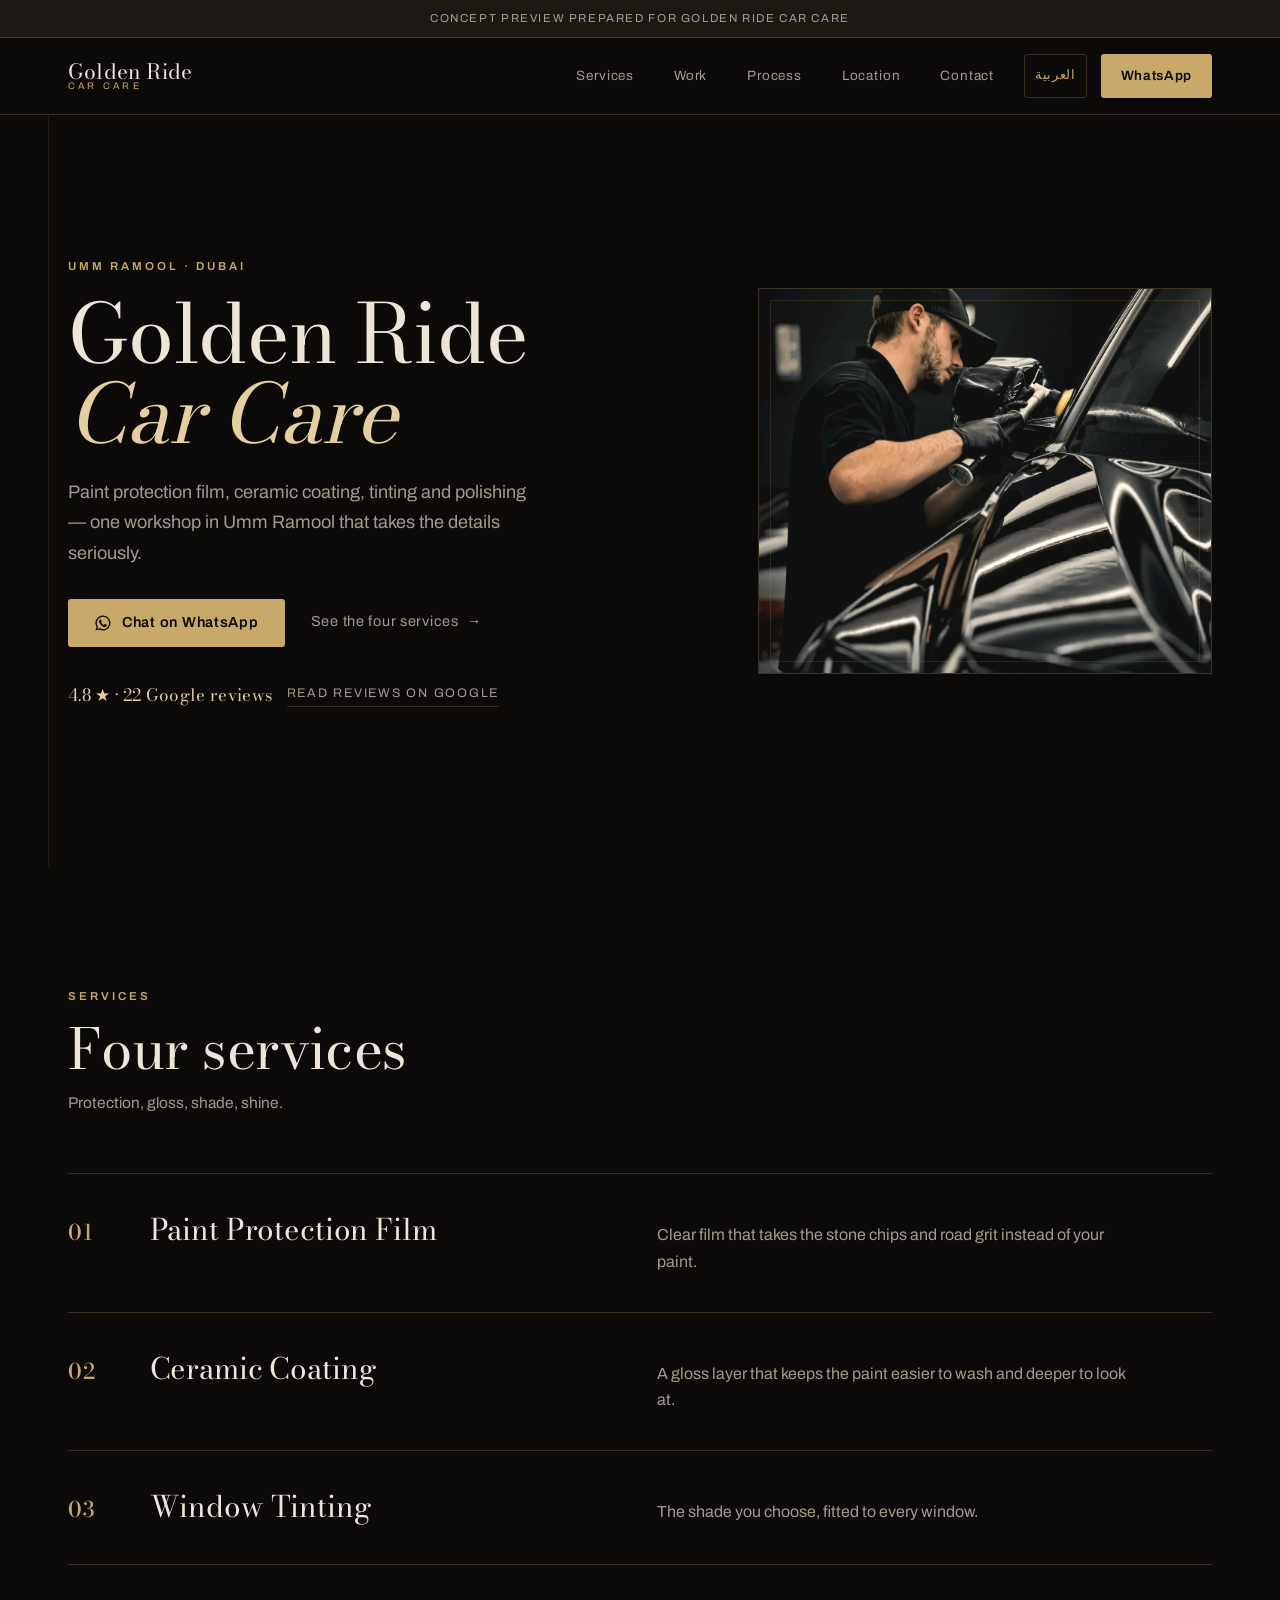
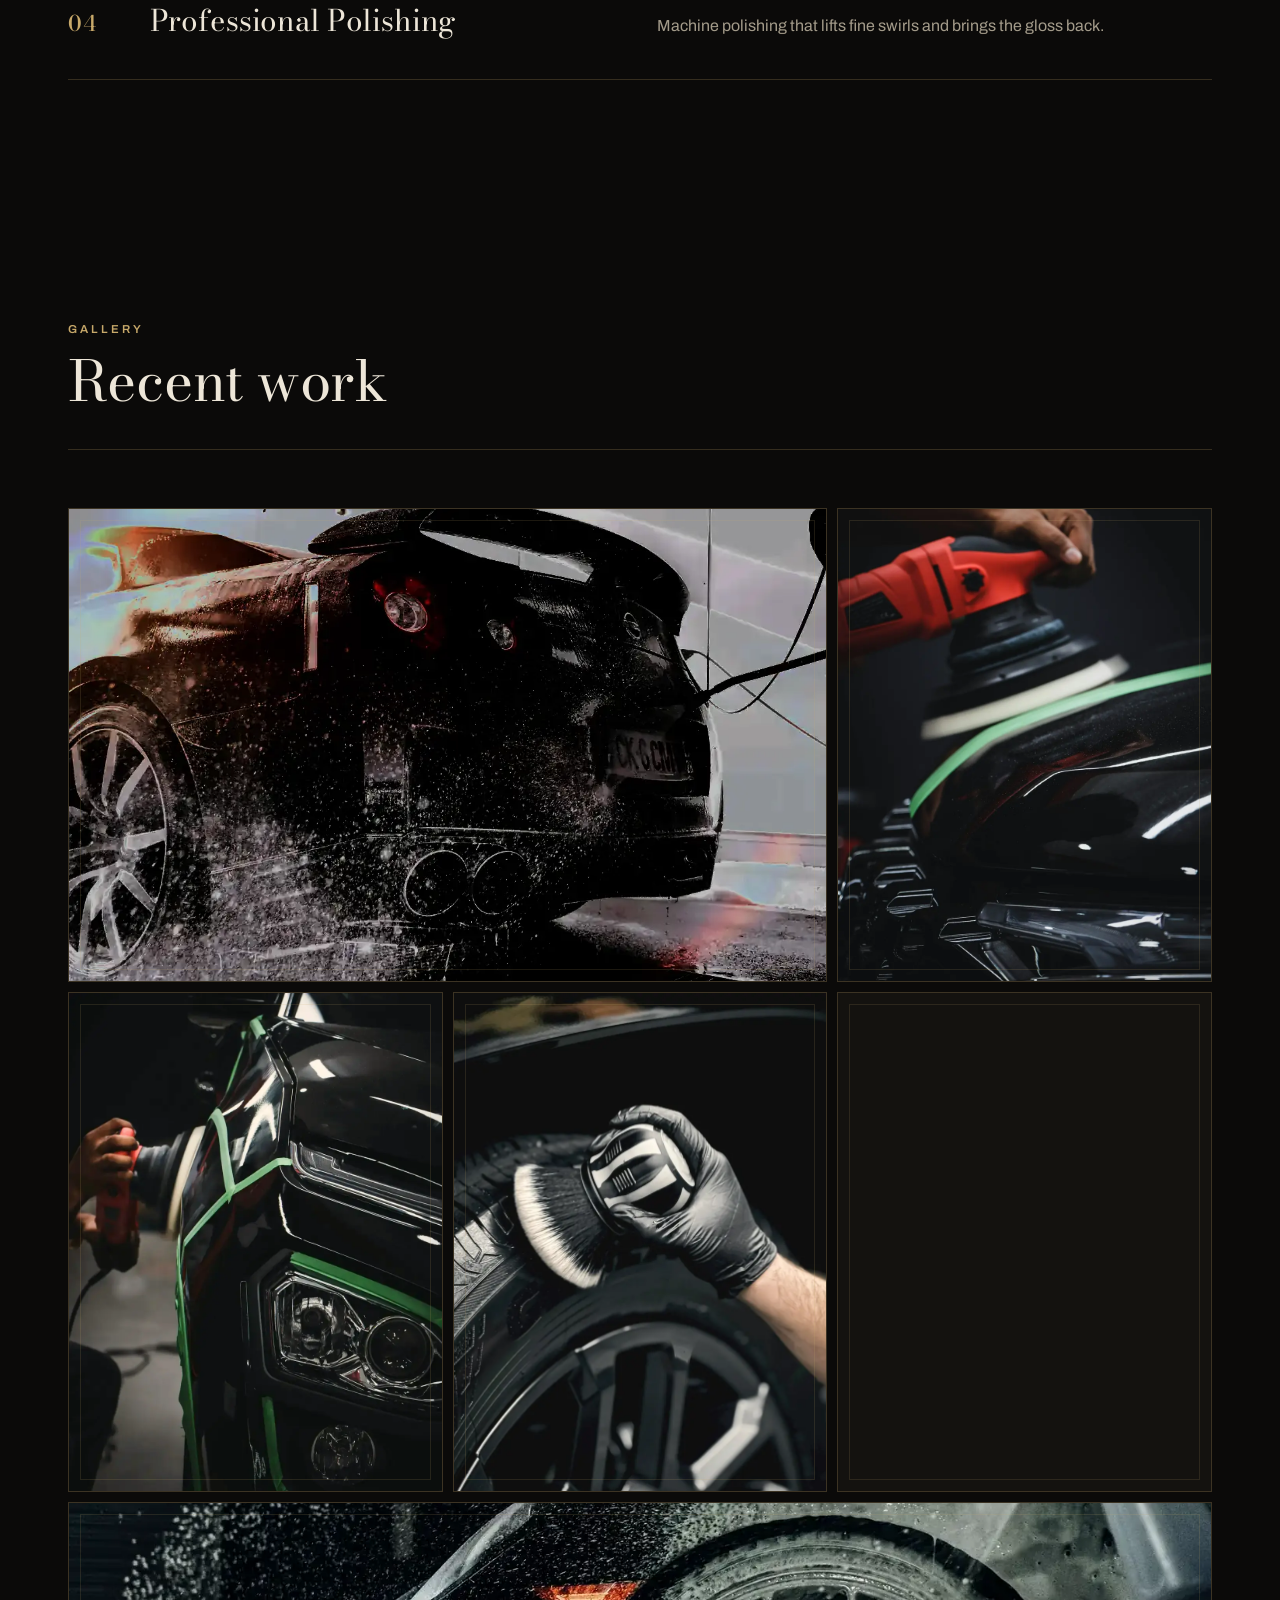
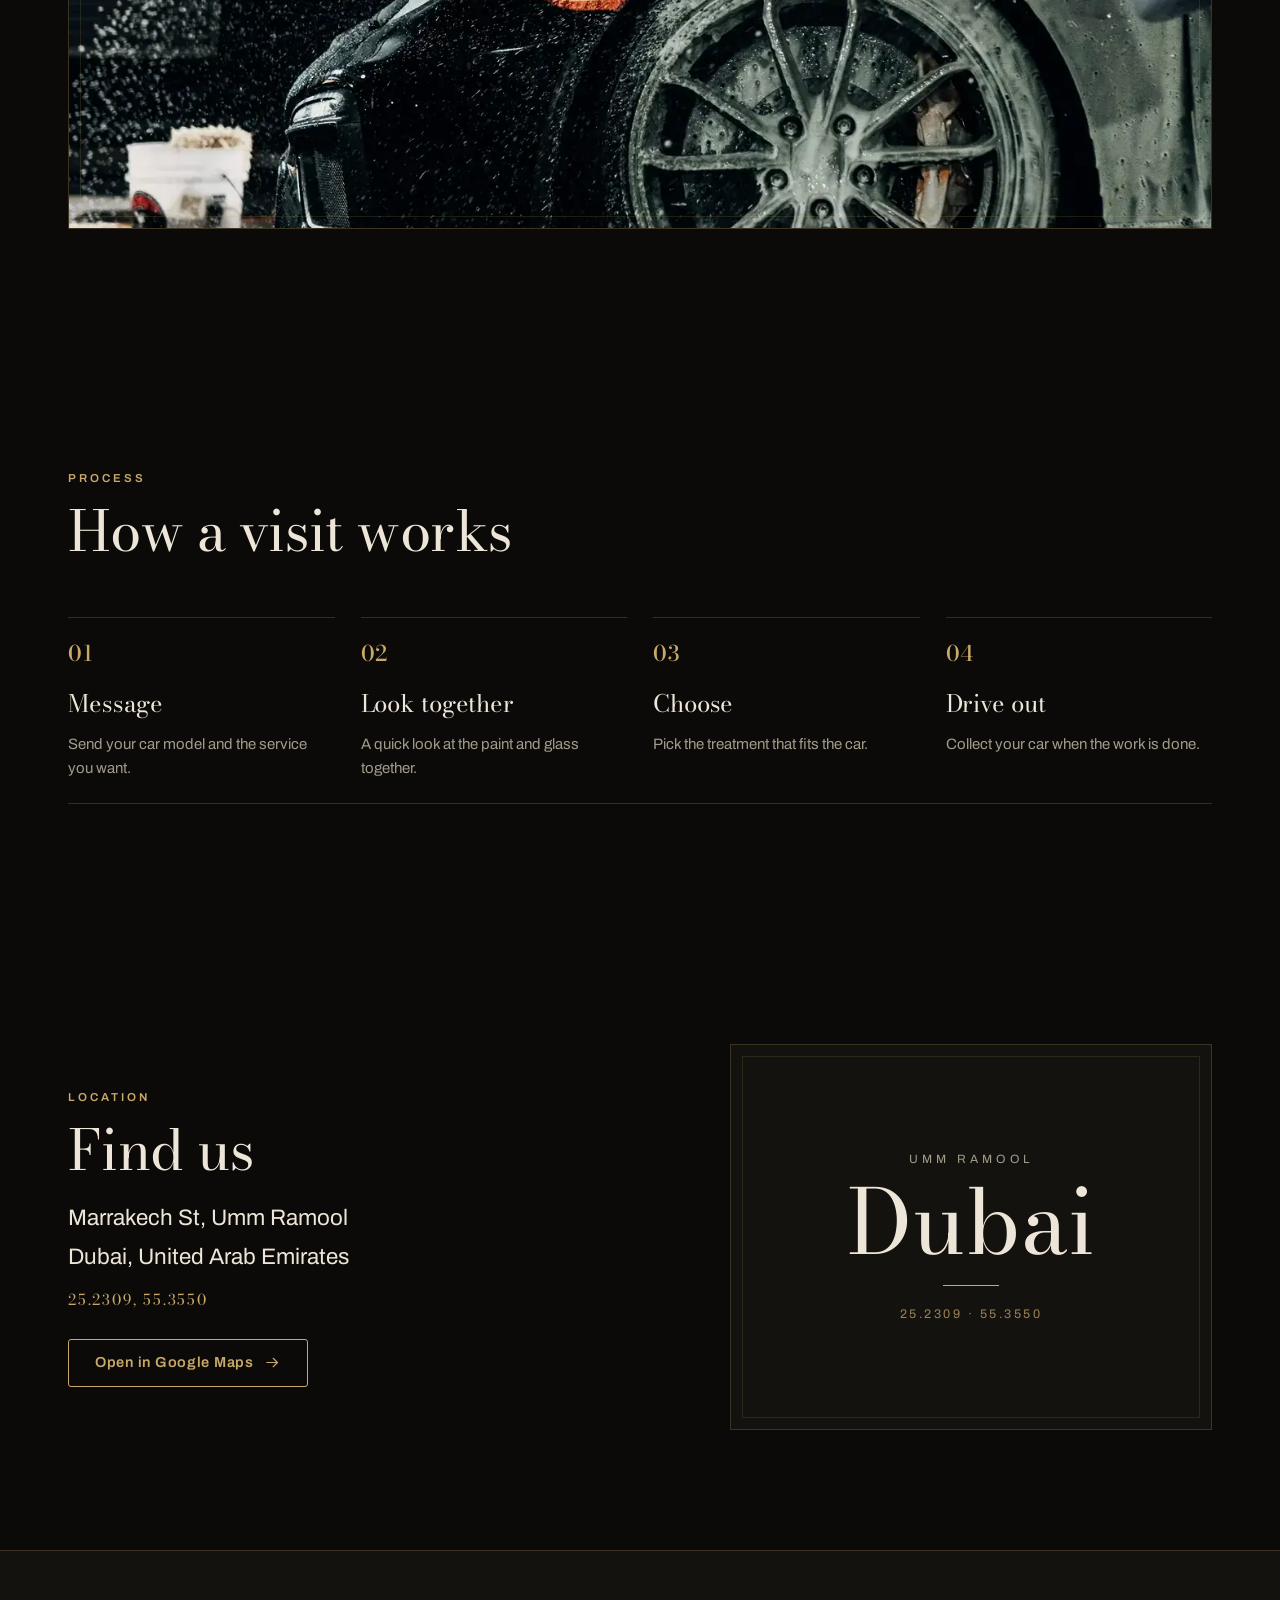
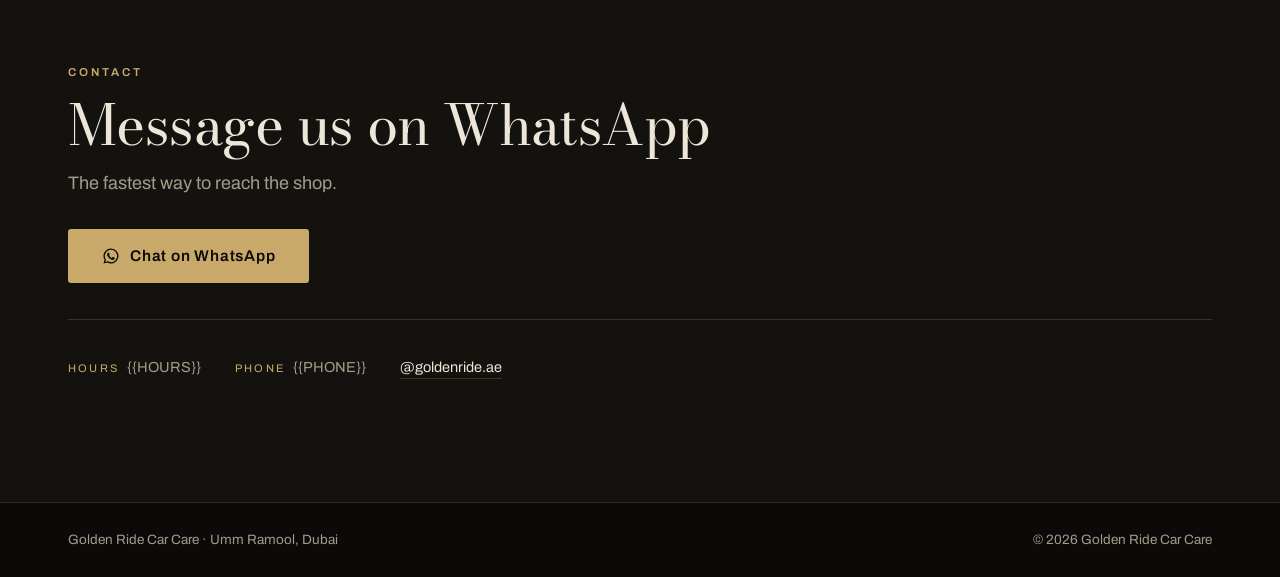
<file: index.html>
<!doctype html>
<html lang="en" dir="ltr">
<head>
  <meta charset="utf-8">
  <meta name="viewport" content="width=device-width, initial-scale=1, viewport-fit=cover">
  <meta name="robots" content="noindex,nofollow">
  <meta name="theme-color" content="#0B0A09">
  <title>Golden Ride Car Care — PPF, Ceramic, Tinting · Dubai</title>
  <meta name="description" content="Paint protection film, ceramic coating, window tinting and polishing in Umm Ramool, Dubai. Concept preview.">
  <meta property="og:type" content="website">
  <meta property="og:title" content="Golden Ride Car Care — PPF, Ceramic, Tinting · Dubai">
  <meta property="og:description" content="Paint protection film, ceramic coating, window tinting and polishing in Umm Ramool, Dubai.">
  <meta property="og:image" content="https://anesch531.github.io/goldenride-dubai-demo/assets/og-image.png">
  <meta name="twitter:card" content="summary_large_image">
  <meta name="twitter:title" content="Golden Ride Car Care — PPF, Ceramic, Tinting · Dubai">
  <meta name="twitter:description" content="Paint protection film, ceramic coating, window tinting and polishing in Umm Ramool, Dubai.">
  <meta name="twitter:image" content="https://anesch531.github.io/goldenride-dubai-demo/assets/og-image.png">
  <link rel="icon" href="data:image/svg+xml,%3Csvg xmlns='http://www.w3.org/2000/svg' viewBox='0 0 64 64'%3E%3Crect width='64' height='64' fill='%230B0A09'/%3E%3Ctext x='32' y='43' font-family='Georgia,serif' font-size='30' fill='%23C8A96A' text-anchor='middle'%3EGR%3C/text%3E%3C/svg%3E">
  <link rel="preload" href="assets/fonts/bodoni-moda-latin.woff2" as="font" type="font/woff2" crossorigin>
  <link rel="preload" href="assets/fonts/archivo-latin.woff2" as="font" type="font/woff2" crossorigin>
  <link rel="stylesheet" href="styles.css">
  <script src="main.js" defer></script>
</head>
<body>
  <div class="concept-bar" id="conceptBar" data-i18n="concept">Concept preview prepared for Golden Ride Car Care</div>

  <header class="site-header" id="siteHeader">
    <div class="container header-inner">
      <a class="brand" href="#top"><span class="brand-name">Golden Ride</span><span class="brand-sub">Car Care</span></a>
      <nav class="nav" id="nav" aria-label="Main">
        <a href="#services" data-i18n="navServices">Services</a>
        <a href="#work" data-i18n="navWork">Work</a>
        <a href="#process" data-i18n="navProcess">Process</a>
        <a href="#location" data-i18n="navLocation">Location</a>
        <a href="#contact" data-i18n="navContact">Contact</a>
      </nav>
      <div class="header-actions">
        <button class="lang-toggle" id="langToggle" type="button" data-i18n-aria="langAria" aria-label="Switch language">العربية</button>
        <a class="btn btn-gold header-cta" href="#" data-wa data-i18n="ctaWaShort">WhatsApp</a>
        <button class="menu-btn" id="menuBtn" type="button" aria-expanded="false" aria-controls="nav" data-i18n-aria="menuAria" aria-label="Menu"><span></span><span></span></button>
      </div>
    </div>
  </header>

  <main id="top">
    <section class="hero">
      <div class="container hero-grid">
        <div class="hero-copy">
          <p class="kicker hero-anim" style="--d:.05s" data-i18n="heroKicker">Umm Ramool · Dubai</p>
          <h1 class="hero-title hero-anim" style="--d:.14s">
            <span class="line" data-i18n="heroT1">Golden Ride</span>
            <span class="line italic" data-i18n="heroT2">Car Care</span>
          </h1>
          <p class="lead hero-anim" style="--d:.3s" data-i18n="heroLead">Paint protection film, ceramic coating, tinting and polishing — one workshop in Umm Ramool that takes the details seriously.</p>
          <div class="cta-row hero-anim" style="--d:.44s">
            <a class="btn btn-gold" href="#" data-wa>
              <svg class="ico" aria-hidden="true"><use href="#i-wa"></use></svg>
              <span data-i18n="ctaWa">Chat on WhatsApp</span>
            </a>
            <a class="link-arrow" href="#services" data-i18n="ctaServices">See the four services</a>
          </div>
          <p class="trust hero-anim" style="--d:.56s">
            <a class="trust-link" href="#" id="reviewsLink" target="_blank" rel="noopener">
              <span class="trust-num" data-i18n="reviewsLine">{rating} ★ · {reviews} Google reviews</span>
              <span class="trust-cta" data-i18n="reviewsCta">Read reviews on Google</span>
            </a>
          </p>
        </div>
        <div class="hero-media hero-anim" style="--d:.34s">
          <div class="plate plate-hero">
            <img src="assets/photos/hero.webp" width="1200" height="1500" fetchpriority="high" decoding="async"
                 alt="Machine-polishing a dark car in the workshop / تلميع ماكينة لسيارة داكنة داخل الورشة">
          </div>
        </div>
      </div>
    </section>

    <section class="section" id="services">
      <div class="container">
        <header class="sec-head">
          <p class="kicker" data-reveal data-i18n="svcLabel">Services</p>
          <h2 class="sec-title" data-reveal style="--d:.08s" data-i18n="svcTitle">Four services</h2>
          <p class="sec-note" data-reveal style="--d:.16s" data-i18n="svcNote">Protection, gloss, shade, shine.</p>
        </header>
        <ol class="svc-list">
          <li class="svc" data-reveal>
            <span class="num">01</span>
            <div class="svc-body">
              <h3 data-i18n="s1t">Paint Protection Film</h3>
              <p data-i18n="s1d">Clear film that takes the stone chips and road grit instead of your paint.</p>
            </div>
          </li>
          <li class="svc" data-reveal style="--d:.07s">
            <span class="num">02</span>
            <div class="svc-body">
              <h3 data-i18n="s2t">Ceramic Coating</h3>
              <p data-i18n="s2d">A gloss layer that keeps the paint easier to wash and deeper to look at.</p>
            </div>
          </li>
          <li class="svc" data-reveal style="--d:.14s">
            <span class="num">03</span>
            <div class="svc-body">
              <h3 data-i18n="s3t">Window Tinting</h3>
              <p data-i18n="s3d">The shade you choose, fitted to every window.</p>
            </div>
          </li>
          <li class="svc" data-reveal style="--d:.21s">
            <span class="num">04</span>
            <div class="svc-body">
              <h3 data-i18n="s4t">Professional Polishing</h3>
              <p data-i18n="s4d">Machine polishing that lifts fine swirls and brings the gloss back.</p>
            </div>
          </li>
        </ol>
      </div>
    </section>

    <section class="section" id="work">
      <div class="container">
        <header class="sec-head">
          <p class="kicker" data-reveal data-i18n="workLabel">Gallery</p>
          <h2 class="sec-title" data-reveal style="--d:.08s" data-i18n="workTitle">Recent work</h2>
          <span class="rule" data-reveal style="--d:.16s"></span>
        </header>
        <div class="gal" data-reveal>
          <div class="plate g1"><img src="assets/photos/g1.webp" width="1120" height="700" loading="lazy" decoding="async"
               alt="Pressure-washing a black sports car / غسيل برش عالي الضغط لسيارة رياضية سوداء"></div>
          <div class="plate g2"><img src="assets/photos/g2.webp" width="960" height="1280" loading="lazy" decoding="async"
               alt="Orbital polisher working a taped hood / صقل غطاء السيارة مع شريط الحماية"></div>
          <div class="plate g3"><img src="assets/photos/g3.webp" width="960" height="1280" loading="lazy" decoding="async"
               alt="Machine-polishing a taped black fender / صقل الجناح الأسود مع شريط الحماية"></div>
          <div class="plate g4"><img src="assets/photos/g4.webp" width="1000" height="1000" loading="lazy" decoding="async"
               alt="Brush-detailing a black alloy wheel / تنظيف جنوط سوداء بالفرشاة"></div>
          <div class="plate g5"><img src="assets/photos/g5.webp" width="800" height="800" loading="lazy" decoding="async"
               alt="Washing a black panel with a wash mitt / غسيل لوحة سوداء بقطعة الميكروفايبر"></div>
          <div class="plate g6"><img src="assets/photos/g6.webp" width="1400" height="520" loading="lazy" decoding="async"
               alt="Cars being washed in the service bay / سيارات قيد الغسيل داخل الورشة"></div>
        </div>
      </div>
    </section>

    <section class="section" id="process">
      <div class="container">
        <header class="sec-head">
          <p class="kicker" data-reveal data-i18n="prLabel">Process</p>
          <h2 class="sec-title" data-reveal style="--d:.08s" data-i18n="prTitle">How a visit works</h2>
        </header>
        <ol class="steps">
          <li class="step" data-reveal>
            <span class="rule"></span>
            <span class="num">01</span>
            <h3 data-i18n="p1t">Message</h3>
            <p data-i18n="p1d">Send your car model and the service you want.</p>
          </li>
          <li class="step" data-reveal style="--d:.08s">
            <span class="rule"></span>
            <span class="num">02</span>
            <h3 data-i18n="p2t">Look together</h3>
            <p data-i18n="p2d">A quick look at the paint and glass together.</p>
          </li>
          <li class="step" data-reveal style="--d:.16s">
            <span class="rule"></span>
            <span class="num">03</span>
            <h3 data-i18n="p3t">Choose</h3>
            <p data-i18n="p3d">Pick the treatment that fits the car.</p>
          </li>
          <li class="step" data-reveal style="--d:.24s">
            <span class="rule"></span>
            <span class="num">04</span>
            <h3 data-i18n="p4t">Drive out</h3>
            <p data-i18n="p4d">Collect your car when the work is done.</p>
          </li>
        </ol>
      </div>
    </section>

    <section class="section location" id="location">
      <div class="container loc-grid">
        <div class="loc-copy">
          <p class="kicker" data-reveal data-i18n="locLabel">Location</p>
          <h2 class="sec-title" data-reveal style="--d:.08s" data-i18n="locTitle">Find us</h2>
          <address class="loc-addr" data-reveal style="--d:.16s">
            <span data-i18n="addr1">Marrakech St, Umm Ramool</span>
            <span data-i18n="addr2">Dubai, United Arab Emirates</span>
          </address>
          <p class="loc-coords" data-reveal style="--d:.22s" dir="ltr">25.2309, 55.3550</p>
          <div data-reveal style="--d:.3s">
            <a class="btn btn-outline" id="mapsLink" href="#" target="_blank" rel="noopener">
              <span data-i18n="mapsCta">Open in Google Maps</span>
              <svg class="ico arrow" aria-hidden="true"><use href="#i-arrow"></use></svg>
            </a>
          </div>
        </div>
        <div class="loc-graphic plate" data-reveal style="--d:.2s" aria-hidden="true">
          <span class="lg-small" data-i18n="lgSmall">Umm Ramool</span>
          <span class="lg-big" data-i18n="lgBig">Dubai</span>
          <span class="lg-line"></span>
          <span class="lg-coords" dir="ltr">25.2309 · 55.3550</span>
        </div>
      </div>
    </section>

    <section class="contact-band" id="contact">
      <div class="container contact-inner">
        <p class="kicker" data-reveal data-i18n="ctLabel">Contact</p>
        <h2 class="sec-title" data-reveal style="--d:.08s" data-i18n="ctTitle">Message us on WhatsApp</h2>
        <p class="lead" data-reveal style="--d:.16s" data-i18n="ctLead">The fastest way to reach the shop.</p>
        <div data-reveal style="--d:.24s">
          <a class="btn btn-gold btn-lg" href="#" data-wa>
            <svg class="ico" aria-hidden="true"><use href="#i-wa"></use></svg>
            <span data-i18n="ctaWa">Chat on WhatsApp</span>
          </a>
        </div>
        <ul class="ct-meta" data-reveal style="--d:.32s">
          <li><span class="ct-k" data-i18n="hoursK">Hours</span> <span data-i18n="hoursV">{hours}</span></li>
          <li><span class="ct-k" data-i18n="phoneK">Phone</span> <span data-i18n="phoneV">{phone}</span></li>
          <li><a id="instaLink" href="#" target="_blank" rel="noopener" dir="ltr">@goldenride.ae</a></li>
        </ul>
      </div>
    </section>
  </main>

  <footer class="site-footer">
    <div class="container footer-inner">
      <span data-i18n="footName">Golden Ride Car Care · Umm Ramool, Dubai</span>
      <span class="foot-right" data-i18n="footRights">© 2026 Golden Ride Car Care</span>
    </div>
  </footer>

  <div class="bottom-bar" id="bottomBar">
    <a class="btn btn-gold" href="#" data-wa>
      <svg class="ico" aria-hidden="true"><use href="#i-wa"></use></svg>
      <span data-i18n="ctaWaShort">WhatsApp</span>
    </a>
    <a class="btn btn-outline" id="mapsLink2" href="#" target="_blank" rel="noopener">
      <svg class="ico" aria-hidden="true"><use href="#i-pin"></use></svg>
      <span data-i18n="dirShort">Directions</span>
    </a>
  </div>

  <svg width="0" height="0" style="position:absolute" aria-hidden="true">
    <symbol id="i-wa" viewBox="0 0 24 24"><path fill="currentColor" d="M12 2a10 10 0 0 0-8.6 15.1L2 22l5-1.3A10 10 0 1 0 12 2zm0 18.2a8.2 8.2 0 0 1-4.2-1.1l-.3-.2-3 .8.8-2.9-.2-.3A8.2 8.2 0 1 1 12 20.2zm4.5-6.1c-.2-.1-1.5-.7-1.7-.8-.2-.1-.4-.1-.6.1-.2.2-.6.8-.8 1-.1.2-.3.2-.5.1a6.7 6.7 0 0 1-3.3-2.9c-.3-.4 0-.5.2-.7l.4-.5c.1-.2.1-.3 0-.5l-.8-1.9c-.2-.5-.4-.4-.6-.4h-.5c-.2 0-.5.1-.7.3-.2.3-.9.9-.9 2.2s1 2.5 1.1 2.7a11 11 0 0 0 4.3 3.8c.6.3 1.1.4 1.4.5.6.2 1.2.2 1.6.1.5-.1 1.5-.6 1.7-1.2.2-.6.2-1.1.2-1.2-.1-.2-.2-.2-.4-.3z"/></symbol>
    <symbol id="i-arrow" viewBox="0 0 24 24"><path fill="none" stroke="currentColor" stroke-width="1.6" stroke-linecap="round" stroke-linejoin="round" d="M4 12h15m0 0-6-6m6 6-6 6"/></symbol>
    <symbol id="i-pin" viewBox="0 0 24 24"><path fill="none" stroke="currentColor" stroke-width="1.6" stroke-linecap="round" stroke-linejoin="round" d="M12 21s7-6.1 7-11a7 7 0 1 0-14 0c0 4.9 7 11 7 11z"/><circle cx="12" cy="10" r="2.6" fill="none" stroke="currentColor" stroke-width="1.6"/></symbol>
  </svg>
</body>
</html>
</file>
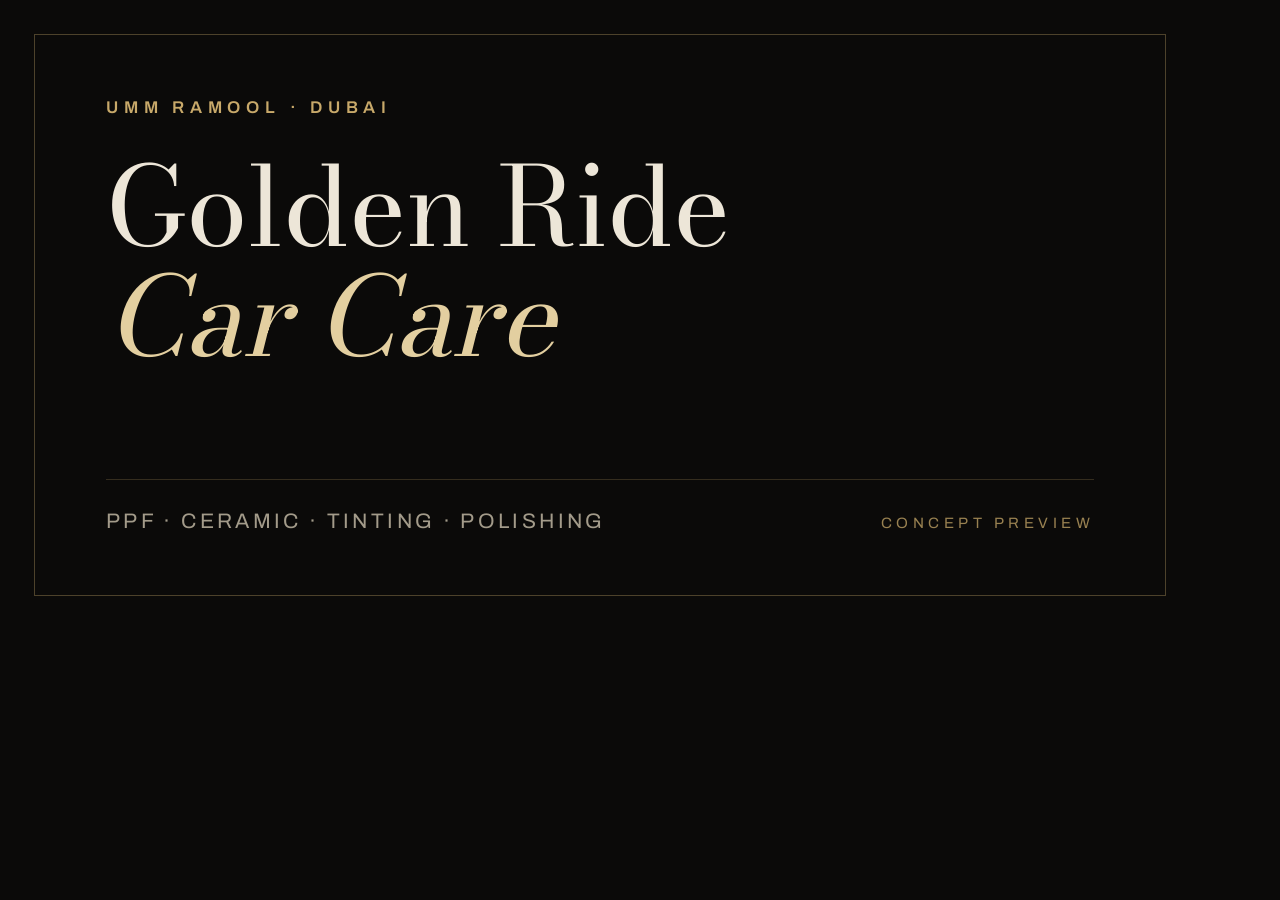
<file: og.html>
<!doctype html>
<html lang="en">
<head>
<meta charset="utf-8">
<style>
  @font-face { font-family:'Bodoni Moda'; src:url('assets/fonts/bodoni-moda-latin.woff2') format('woff2'); font-weight:400 900; font-display:swap; }
  @font-face { font-family:'Archivo'; src:url('assets/fonts/archivo-latin.woff2') format('woff2'); font-weight:100 900; font-display:swap; }
  * { margin:0; box-sizing:border-box; }
  body { width:1200px; height:630px; background:#0B0A09; color:#EDE6D8; font-family:'Archivo',Arial,sans-serif;
         position:relative; overflow:hidden; }
  .frame { position:absolute; inset:34px; border:1px solid rgba(200,169,106,0.35); }
  .ticks { position:absolute; top:34px; left:34px; right:34px; height:1px; background:rgba(200,169,106,0.2); }
  .wrap { position:absolute; inset:34px; padding:64px 72px; display:flex; flex-direction:column; }
  .kick { color:#C8A96A; font-size:17px; letter-spacing:.34em; text-transform:uppercase; font-weight:600; }
  h1 { font-family:'Bodoni Moda',serif; font-weight:400; font-size:110px; line-height:1.0; margin-top:34px; letter-spacing:-0.01em; }
  h1 i { color:#E3CFA0; }
  .svc { margin-top:auto; display:flex; align-items:baseline; justify-content:space-between; gap:30px;
         border-top:1px solid rgba(200,169,106,0.22); padding-top:30px; }
  .svc span { color:#A39B8A; font-size:21px; letter-spacing:.16em; text-transform:uppercase; }
  .tag { color:rgba(200,169,106,0.75); font-size:15px; letter-spacing:.3em; text-transform:uppercase; }
</style>
</head>
<body>
  <div class="frame"></div>
  <div class="wrap">
    <div class="kick">Umm Ramool &middot; Dubai</div>
    <h1>Golden Ride<br><i>Car Care</i></h1>
    <div class="svc">
      <span>PPF &middot; Ceramic &middot; Tinting &middot; Polishing</span>
      <div class="tag">Concept preview</div>
    </div>
  </div>
</body>
</html>
</file>
<file: styles.css>
/* ============ Fonts ============ */
@font-face {
  font-family: 'Bodoni Moda';
  src: url('assets/fonts/bodoni-moda-latin.woff2') format('woff2');
  font-weight: 400 900;
  font-display: swap;
}
@font-face {
  font-family: 'Archivo';
  src: url('assets/fonts/archivo-latin.woff2') format('woff2');
  font-weight: 100 900;
  font-display: swap;
}
@font-face {
  font-family: 'Reem Kufi';
  src: url('assets/fonts/reem-kufi-arab.woff2') format('woff2');
  font-weight: 400 700;
  font-display: swap;
}
@font-face {
  font-family: 'Readex Pro';
  src: url('assets/fonts/readex-pro-arab.woff2') format('woff2');
  font-weight: 160 700;
  font-display: swap;
}

/* ============ Tokens ============ */
:root {
  --bg: #0B0A09;
  --surface: #14120F;
  --surface-2: #1C1915;
  --line: rgba(200, 169, 106, 0.22);
  --text: #EDE6D8;
  --muted: #A39B8A;
  --gold: #C8A96A;
  --gold-soft: #E3CFA0;

  --font-display: 'Bodoni Moda', 'Times New Roman', serif;
  --font-body: 'Archivo', 'Helvetica Neue', Arial, sans-serif;
  --ease: cubic-bezier(.2, .7, .2, 1);
  --dur: 0.75s;
  --header-h: 64px;
  --bar-h: 68px;
  --pad-x: clamp(20px, 5vw, 48px);
}

html[lang='ar'] {
  --font-display: 'Reem Kufi', 'Bodoni Moda', Tahoma, sans-serif;
  --font-body: 'Readex Pro', 'Archivo', Tahoma, sans-serif;
}

/* ============ Base ============ */
*, *::before, *::after { box-sizing: border-box; }
* { margin: 0; }

html {
  scroll-behavior: smooth;
  -webkit-text-size-adjust: 100%;
}

body {
  background: var(--bg);
  color: var(--text);
  font-family: var(--font-body);
  font-size: 16px;
  line-height: 1.65;
  font-weight: 400;
  overflow-x: hidden;
  padding-bottom: calc(var(--bar-h) + env(safe-area-inset-bottom));
}

html[lang='ar'] body { line-height: 1.8; }
html[lang='ar'] * { letter-spacing: normal !important; }

img { display: block; max-width: 100%; }
a { color: inherit; text-decoration: none; }
ol, ul { list-style: none; padding: 0; }
button { font: inherit; color: inherit; background: none; border: 0; cursor: pointer; }
address { font-style: normal; }

:focus-visible {
  outline: 2px solid var(--gold);
  outline-offset: 3px;
  border-radius: 2px;
}

::selection { background: var(--gold); color: var(--bg); }

.container {
  width: 100%;
  max-width: 1240px;
  margin-inline: auto;
  padding-inline: var(--pad-x);
}

/* ============ Concept bar ============ */
.concept-bar {
  background: var(--surface-2);
  color: var(--muted);
  text-align: center;
  font-size: 11.5px;
  letter-spacing: 0.14em;
  text-transform: uppercase;
  padding: 9px 16px;
  border-bottom: 1px solid var(--line);
}
body.hide-concept .concept-bar { display: none; }

/* ============ Header ============ */
.site-header {
  position: sticky;
  top: 0;
  z-index: 60;
  background: var(--bg);
  border-bottom: 1px solid var(--line);
}
.header-inner {
  display: flex;
  align-items: center;
  gap: 24px;
  height: var(--header-h);
}
.brand {
  display: flex;
  flex-direction: column;
  justify-content: center;
  min-height: 44px;
  line-height: 1.05;
  margin-inline-end: auto;
}
.brand-name {
  font-family: var(--font-display);
  font-size: 21px;
  letter-spacing: 0.01em;
}
.brand-sub {
  font-size: 9.5px;
  letter-spacing: 0.34em;
  text-transform: uppercase;
  color: var(--gold);
}
html[lang='ar'] .brand-sub { letter-spacing: normal; font-size: 12px; }

.nav {
  display: none;
  gap: 28px;
}
.nav a {
  font-size: 13.5px;
  letter-spacing: 0.06em;
  color: var(--muted);
  transition: color 0.3s var(--ease);
  padding: 11px 6px;
}
.nav a:hover { color: var(--text); }

.header-actions {
  display: flex;
  align-items: center;
  gap: 8px;
}
.lang-toggle {
  min-width: 44px;
  min-height: 44px;
  padding-inline: 10px;
  font-size: 13px;
  letter-spacing: 0.05em;
  color: var(--gold);
  border: 1px solid var(--line);
  border-radius: 3px;
  transition: border-color 0.3s var(--ease), background 0.3s var(--ease);
}
.lang-toggle:hover { border-color: var(--gold); background: rgba(200, 169, 106, 0.07); }

.site-header .header-cta { display: none; }

.menu-btn {
  width: 44px;
  height: 44px;
  display: inline-flex;
  flex-direction: column;
  align-items: center;
  justify-content: center;
  gap: 6px;
  border: 1px solid var(--line);
  border-radius: 3px;
}
.menu-btn span {
  display: block;
  width: 18px;
  height: 1.5px;
  background: var(--text);
  transition: transform 0.35s var(--ease);
}
.menu-btn[aria-expanded='true'] span:first-child { transform: translateY(3.75px) rotate(45deg); }
.menu-btn[aria-expanded='true'] span:last-child { transform: translateY(-3.75px) rotate(-45deg); }

/* mobile nav panel */
@media (max-width: 899px) {
  .nav {
    position: absolute;
    top: 100%;
    inset-inline: 0;
    display: flex;
    flex-direction: column;
    gap: 0;
    background: var(--surface);
    border-bottom: 1px solid var(--line);
    max-height: 0;
    visibility: hidden;
    overflow: hidden;
    transition: max-height 0.45s var(--ease), visibility 0.45s;
  }
  .nav.open { max-height: 320px; visibility: visible; }
  .nav a {
    padding: 16px var(--pad-x);
    min-height: 44px;
    border-top: 1px solid var(--line);
    font-size: 15px;
    color: var(--text);
  }
}

/* ============ Typography utilities ============ */
.kicker {
  font-size: 11.5px;
  font-weight: 600;
  letter-spacing: 0.26em;
  text-transform: uppercase;
  color: var(--gold);
}
html[lang='ar'] .kicker { text-transform: none; font-size: 13.5px; }

.sec-title {
  font-family: var(--font-display);
  font-weight: 400;
  font-size: clamp(2.15rem, 6vw, 3.5rem);
  line-height: 1.04;
  letter-spacing: -0.01em;
  margin-top: 14px;
}
html[lang='ar'] .sec-title {
  line-height: 1.4;
  font-size: clamp(1.9rem, 5.4vw, 3rem);
}

.sec-note {
  color: var(--muted);
  margin-top: 12px;
  font-size: 15.5px;
}

.lead {
  color: var(--muted);
  font-size: clamp(1rem, 2.6vw, 1.13rem);
  line-height: 1.7;
  max-width: 46ch;
}

.rule {
  display: block;
  height: 1px;
  background: var(--line);
  transition: transform var(--dur) var(--ease);
}
.rule[data-reveal] {
  transform: scaleX(0);
  transform-origin: left center;
}
.rule[data-reveal].is-in { transform: scaleX(1); }
[dir='rtl'] .rule[data-reveal] { transform-origin: right center; }

.sec-head { margin-bottom: clamp(2.4rem, 6vw, 3.6rem); }
.sec-head .rule { margin-top: clamp(1.6rem, 4vw, 2.4rem); }

.section {
  padding-block: clamp(4.2rem, 11vw, 7.5rem);
  scroll-margin-top: calc(var(--header-h) + 8px);
}

.num {
  font-family: var(--font-display);
  color: var(--gold);
  font-size: 1.35rem;
  font-weight: 500;
  letter-spacing: 0.04em;
}
html[lang='ar'] .num { font-family: 'Bodoni Moda', serif; }

/* ============ Buttons ============ */
.btn {
  display: inline-flex;
  align-items: center;
  justify-content: center;
  gap: 10px;
  min-height: 48px;
  padding-inline: 26px;
  border-radius: 3px;
  font-size: 14.5px;
  font-weight: 600;
  letter-spacing: 0.05em;
  transition: background 0.35s var(--ease), color 0.35s var(--ease),
              border-color 0.35s var(--ease), transform 0.35s var(--ease);
}
.btn:active { transform: translateY(1px); }

.btn-gold {
  background: var(--gold);
  color: var(--bg);
}
.btn-gold:hover { background: var(--gold-soft); transform: translateY(-1px); }

.btn-outline {
  border: 1px solid var(--gold);
  color: var(--gold);
  background: transparent;
}
.btn-outline:hover { background: rgba(200, 169, 106, 0.1); }

.btn-lg { min-height: 54px; padding-inline: 34px; font-size: 15.5px; }

/* on screens with the persistent gold bottom bar, section CTAs go outline */
@media (max-width: 899px) {
  .hero .btn-gold,
  .contact-band .btn-gold { background: transparent; color: var(--gold); border: 1px solid var(--gold); }
  .hero .btn-gold:hover,
  .contact-band .btn-gold:hover { background: rgba(200, 169, 106, 0.1); }
}

.link-arrow {
  display: inline-flex;
  align-items: center;
  gap: 8px;
  min-height: 48px;
  font-size: 14.5px;
  letter-spacing: 0.05em;
  color: var(--muted);
  border-bottom: 1px solid transparent;
  transition: color 0.35s var(--ease);
}
.link-arrow::after {
  content: '→';
  color: var(--gold);
  transition: transform 0.35s var(--ease);
}
[dir='rtl'] .link-arrow::after { content: '←'; }
.link-arrow:hover { color: var(--text); }
.link-arrow:hover::after { transform: translateX(5px); }
[dir='rtl'] .link-arrow:hover::after { transform: translateX(-5px); }

.ico { width: 18px; height: 18px; flex: none; }
.ico.arrow { width: 17px; height: 17px; transition: transform 0.35s var(--ease); }
.btn:hover .ico.arrow { transform: translateX(4px); }
[dir='rtl'] .btn:hover .ico.arrow { transform: translateX(-4px) scaleX(-1); }
[dir='rtl'] .ico.arrow { transform: scaleX(-1); }

/* ============ Hero ============ */
.hero {
  position: relative;
  padding-block: clamp(3rem, 9vw, 5.5rem) clamp(3.5rem, 9vw, 6rem);
  overflow: hidden;
}
.hero::before {
  content: '';
  position: absolute;
  top: 0;
  bottom: 0;
  inset-inline-start: clamp(20px, 5vw, 48px);
  width: 1px;
  background: var(--line);
  opacity: 0.55;
}
.hero-grid {
  display: grid;
  gap: clamp(2.5rem, 6vw, 4rem);
}
.hero-title {
  font-family: var(--font-display);
  font-weight: 400;
  font-size: clamp(3rem, 12.5vw, 6.6rem);
  line-height: 0.98;
  letter-spacing: -0.015em;
  margin-top: 18px;
}
.hero-title .line { display: block; }
.hero-title .italic { font-style: italic; color: var(--gold-soft); }
html[lang='ar'] .hero-title {
  line-height: 1.28;
  font-size: clamp(2.5rem, 10.5vw, 5.2rem);
}
html[lang='ar'] .hero-title .italic { font-style: normal; color: var(--gold-soft); }

.hero-copy .lead { margin-top: 22px; }

.cta-row {
  display: flex;
  flex-wrap: wrap;
  align-items: center;
  gap: 14px 26px;
  margin-top: 30px;
}

.trust { margin-top: 26px; }
.trust-link {
  display: inline-flex;
  flex-wrap: wrap;
  align-items: baseline;
  gap: 6px 14px;
  min-height: 44px;
  align-items: center;
}
.trust-num {
  font-family: var(--font-display);
  font-size: 17px;
  color: var(--gold-soft);
  letter-spacing: 0.02em;
}
html[lang='ar'] .trust-num { font-family: 'Bodoni Moda', serif; font-size: 16px; }
.trust-cta {
  font-size: 12.5px;
  letter-spacing: 0.14em;
  text-transform: uppercase;
  color: var(--muted);
  border-bottom: 1px solid var(--line);
  padding-bottom: 3px;
  transition: color 0.3s var(--ease), border-color 0.3s var(--ease);
}
html[lang='ar'] .trust-cta { text-transform: none; letter-spacing: normal; font-size: 13.5px; }
.trust-link:hover .trust-cta { color: var(--text); border-color: var(--gold); }

.hero-media { position: relative; }
.hero-media .plate { animation: heroZoom 20s var(--ease) infinite alternate; }

/* ============ Placeholders / plates ============ */
.plate {
  position: relative;
  background: var(--surface);
  border: 1px solid var(--line);
  overflow: hidden;
}
.plate::before {
  content: '';
  position: absolute;
  inset: 11px;
  border: 1px solid rgba(200, 169, 106, 0.14);
  pointer-events: none;
  z-index: 1;
}
.plate img {
  position: absolute;
  inset: 0;
  display: block;
  width: 100%;
  height: 100%;
  object-fit: cover;
}
.plate-hero img { object-position: 50% 38%; }
.plate-hero { aspect-ratio: 4 / 5; }

/* ============ Services ============ */
.svc-list { border-bottom: 1px solid var(--line); }
.svc {
  display: grid;
  grid-template-columns: 3.2rem 1fr;
  gap: 6px 18px;
  padding-block: clamp(1.5rem, 4vw, 2.3rem);
  border-top: 1px solid var(--line);
  align-items: start;
}
.svc .num { padding-top: 4px; transition: color 0.4s var(--ease); }
.svc:hover .num { color: var(--gold-soft); }
.svc-body h3 {
  font-family: var(--font-display);
  font-weight: 400;
  font-size: clamp(1.35rem, 4.6vw, 1.85rem);
  line-height: 1.15;
  letter-spacing: -0.005em;
  transition: transform 0.45s var(--ease);
}
html[lang='ar'] .svc-body h3 { line-height: 1.5; font-size: clamp(1.25rem, 4.4vw, 1.7rem); }
.svc:hover .svc-body h3 { transform: translateX(6px); }
[dir='rtl'] .svc:hover .svc-body h3 { transform: translateX(-6px); }
.svc-body p {
  color: var(--muted);
  font-size: 15.5px;
  margin-top: 8px;
  max-width: 52ch;
}

/* ============ Gallery ============ */
.gal {
  display: grid;
  grid-template-columns: 1fr 1fr;
  gap: 10px;
}
.g1 { grid-column: span 2; aspect-ratio: 16 / 10; }
.g2 { aspect-ratio: 3 / 4; }
.g3 { aspect-ratio: 3 / 4; }
.g4 { aspect-ratio: 1 / 1; }
.g5 { aspect-ratio: 1 / 1; }
.g6 { grid-column: span 2; aspect-ratio: 16 / 7; }

/* ============ Process ============ */
.steps {
  display: grid;
  gap: clamp(2rem, 5vw, 2.6rem);
  border-bottom: 1px solid var(--line);
  padding-bottom: 22px;
}
.step .rule { margin-bottom: 18px; }
.step h3 {
  font-family: var(--font-display);
  font-weight: 400;
  font-size: 1.5rem;
  margin-top: 12px;
  letter-spacing: -0.005em;
}
html[lang='ar'] .step h3 { line-height: 1.5; }
.step p {
  color: var(--muted);
  font-size: 15px;
  margin-top: 8px;
  max-width: 34ch;
}

/* ============ Location ============ */
.loc-grid {
  display: grid;
  gap: clamp(2.5rem, 7vw, 4.5rem);
  align-items: center;
}
.loc-addr {
  display: flex;
  flex-direction: column;
  gap: 6px;
  margin-top: 22px;
  font-size: clamp(1.1rem, 3.4vw, 1.4rem);
  line-height: 1.5;
}
.loc-coords {
  font-family: var(--font-display);
  color: var(--gold);
  font-size: 15px;
  letter-spacing: 0.12em;
  margin-top: 14px;
}
.loc-copy .btn { margin-top: 26px; }

.loc-graphic {
  aspect-ratio: 5 / 4;
  display: flex;
  flex-direction: column;
  align-items: center;
  justify-content: center;
  gap: 8px;
  text-align: center;
  padding: 24px;
}
.lg-small {
  font-size: 12px;
  letter-spacing: 0.34em;
  text-transform: uppercase;
  color: var(--muted);
  z-index: 1;
}
html[lang='ar'] .lg-small { letter-spacing: normal; font-size: 14px; }
.lg-big {
  font-family: var(--font-display);
  font-size: clamp(3.4rem, 11vw, 5.6rem);
  line-height: 1;
  color: var(--text);
  z-index: 1;
}
.lg-line {
  width: 56px;
  height: 1px;
  background: var(--gold);
  margin-block: 10px;
  z-index: 1;
}
.lg-coords {
  font-size: 12.5px;
  letter-spacing: 0.2em;
  color: rgba(200, 169, 106, 0.75);
  z-index: 1;
}

/* ============ Contact ============ */
.contact-band {
  background: var(--surface);
  border-top: 1px solid var(--line);
  padding-block: clamp(4.2rem, 11vw, 7rem);
  scroll-margin-top: calc(var(--header-h) + 8px);
}
.contact-inner .lead { margin-top: 14px; }
.contact-inner .btn { margin-top: 30px; }

.ct-meta {
  display: flex;
  flex-wrap: wrap;
  gap: 14px 34px;
  margin-top: 36px;
  padding-top: 26px;
  border-top: 1px solid var(--line);
  color: var(--muted);
  font-size: 14.5px;
}
.ct-meta li { display: flex; gap: 8px; align-items: center; min-height: 30px; }
.ct-k {
  font-size: 11px;
  letter-spacing: 0.2em;
  text-transform: uppercase;
  color: var(--gold);
}
html[lang='ar'] .ct-k { text-transform: none; letter-spacing: normal; font-size: 12.5px; }
.ct-meta a {
  display: inline-flex;
  align-items: center;
  min-height: 44px;
  color: var(--text);
  text-decoration: underline;
  text-decoration-color: var(--line);
  text-underline-offset: 6px;
  transition: text-decoration-color 0.3s var(--ease);
}
.ct-meta a:hover { text-decoration-color: var(--gold); }

/* ============ Footer ============ */
.site-footer {
  border-top: 1px solid var(--line);
  padding-block: 26px;
  color: var(--muted);
  font-size: 13.5px;
}
.footer-inner {
  display: flex;
  flex-wrap: wrap;
  gap: 10px 24px;
  justify-content: space-between;
}

/* ============ Bottom bar ============ */
.bottom-bar {
  position: fixed;
  bottom: 0;
  inset-inline: 0;
  z-index: 70;
  display: flex;
  gap: 8px;
  padding: 10px 14px calc(10px + env(safe-area-inset-bottom));
  background: var(--surface);
  border-top: 1px solid var(--line);
}
.bottom-bar .btn { flex: 1; min-height: 46px; padding-inline: 14px; }
.bottom-bar .btn-outline { flex: 0 0 auto; border-color: var(--line); color: var(--text); }
.bottom-bar .btn-outline:hover { border-color: var(--gold); color: var(--gold); }

/* ============ Reveal / motion ============ */
[data-reveal] {
  opacity: 0;
  transform: translateY(20px);
  transition: opacity var(--dur) var(--ease), transform var(--dur) var(--ease);
  transition-delay: var(--d, 0s);
}
[data-reveal].is-in { opacity: 1; transform: none; }


.hero-anim {
  opacity: 0;
  animation: rise 0.85s var(--ease) forwards;
  animation-delay: var(--d, 0s);
}

@keyframes rise {
  from { opacity: 0; transform: translateY(26px); }
  to { opacity: 1; transform: none; }
}
@keyframes heroZoom {
  from { transform: scale(1); }
  to { transform: scale(1.045); }
}

@media (prefers-reduced-motion: reduce) {
  html { scroll-behavior: auto; }
  *, *::before, *::after {
    animation-duration: 0.01ms !important;
    animation-iteration-count: 1 !important;
    transition-duration: 0.01ms !important;
  }
  [data-reveal] { opacity: 1; transform: none; }
  .rule[data-reveal] { transform: scaleX(1); }
  .hero-anim { opacity: 1; animation: none; }
  .hero-media .plate { animation: none; }
}

/* ============ Responsive ============ */
@media (min-width: 600px) {
  .plate-hero { aspect-ratio: 4 / 3.4; }
  .g1 { grid-column: span 4; aspect-ratio: 16 / 10; }
  .gal { grid-template-columns: repeat(6, 1fr); }
  .g2 { grid-column: span 2; aspect-ratio: auto; align-self: stretch; }
  .g3 { grid-column: span 2; }
  .g4 { grid-column: span 2; aspect-ratio: auto; align-self: stretch; }
  .g5 { grid-column: span 2; aspect-ratio: auto; align-self: stretch; }
  .g6 { grid-column: span 6; aspect-ratio: 21 / 6; }
}

@media (min-width: 760px) {
  .svc {
    grid-template-columns: 3.6rem 1fr 1.15fr;
    gap: 24px;
    align-items: baseline;
  }
  .svc-body { display: contents; }
  .svc-body h3 { grid-column: 2; }
  .svc-body p { grid-column: 3; margin-top: 0; }
  .steps { grid-template-columns: repeat(4, 1fr); gap: 26px; }
}

@media (min-width: 900px) {
  :root { --header-h: 76px; }
  body { padding-bottom: 0; }
  .bottom-bar { display: none; }
  .menu-btn { display: none; }
  .nav {
    display: flex;
    position: static;
    flex-direction: row;
    max-height: none;
    border: 0;
    background: none;
    overflow: visible;
  }
  .nav a { border: 0; font-size: 13.5px; color: var(--muted); }
  .site-header .header-cta { display: inline-flex; min-height: 44px; padding-inline: 20px; font-size: 13.5px; margin-inline-start: 6px; }

  .hero { min-height: calc(92svh - var(--header-h)); display: flex; align-items: center; }
  .hero-grid {
    grid-template-columns: 1.15fr 0.85fr;
    align-items: center;
    gap: clamp(3rem, 6vw, 5.5rem);
    width: 100%;
  }
  .hero-media { margin-block-start: -12px; }
  .loc-grid { grid-template-columns: 1.1fr 0.9fr; }
}

@media (min-width: 1100px) {
  .hero-title { font-size: clamp(4.4rem, 6.4vw, 6.9rem); }
  .svc-body p { font-size: 16px; }
}

/* hero zoom only where it is cheap */
@media (max-width: 759px) {
  .hero-media .plate { animation: none; }
}
</file>
